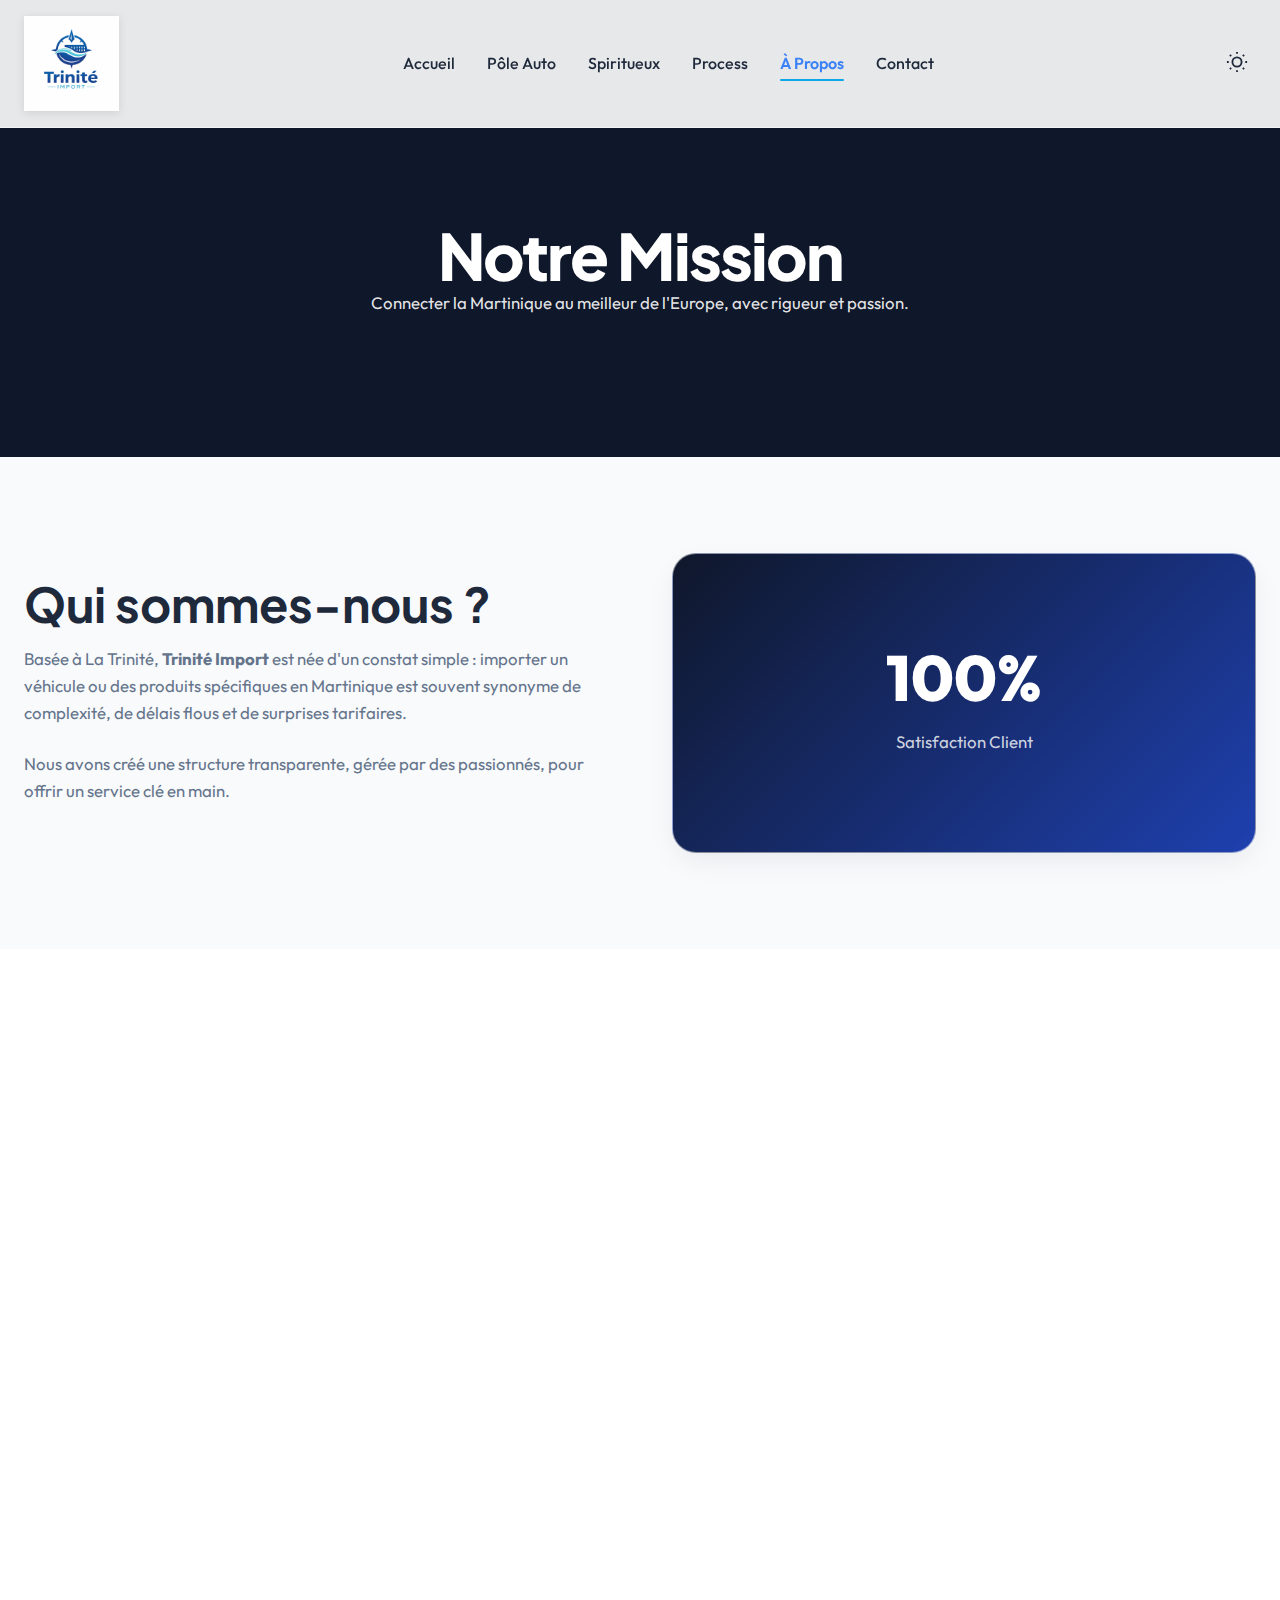
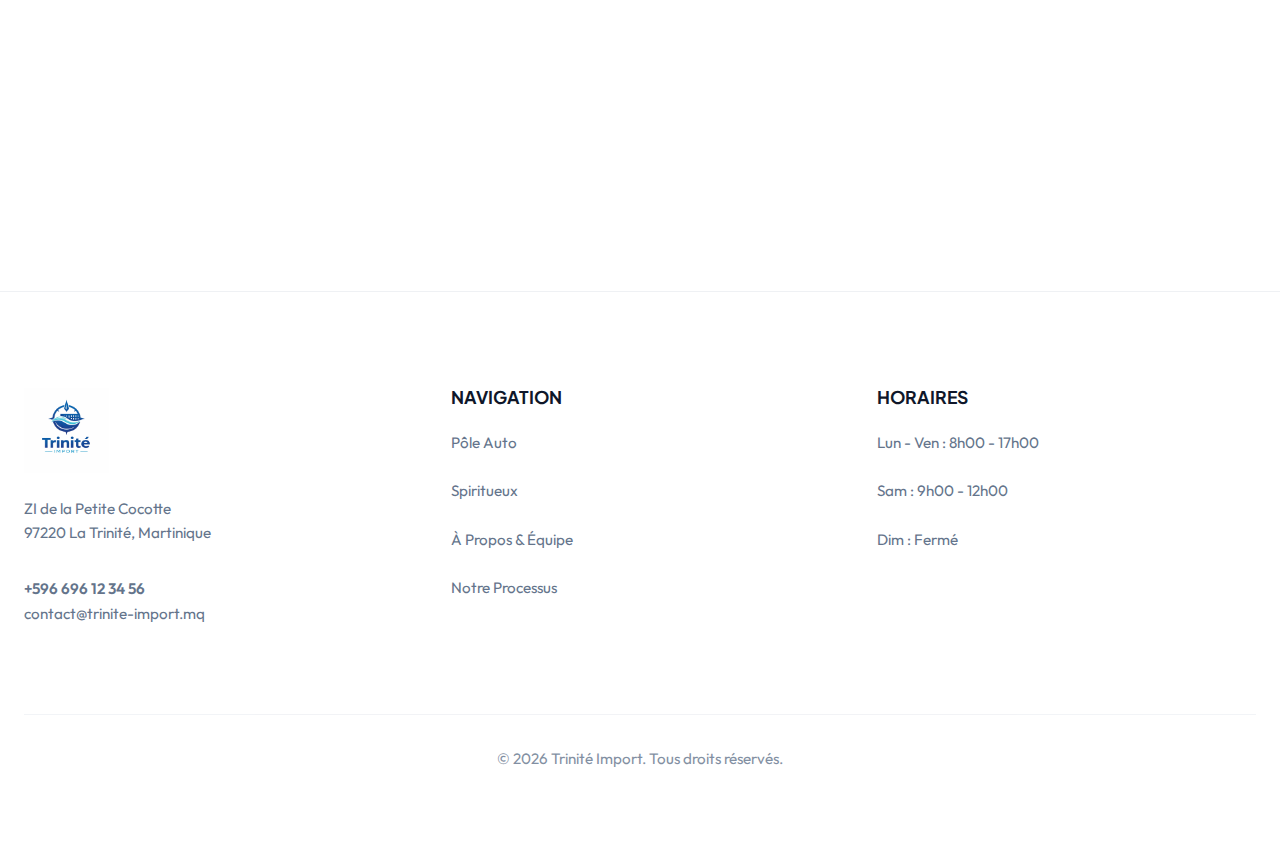
<file: about.html>
<!DOCTYPE html>
<html lang="fr">
<head>
    <meta charset="UTF-8">
    <meta name="viewport" content="width=device-width, initial-scale=1.0">
    <title>À Propos - Trinité Import</title>
    <link rel="stylesheet" href="css/style.css">
    <link rel="icon" href="assets/favicon.svg" type="image/svg+xml">
</head>
<body>
    <header class="header">
        <div class="container nav-container">
            <a href="index.html" class="logo"><img src="assets/logo.png" alt="Trinité Import"></a>
            <nav><ul class="nav-menu">
                <li><a href="index.html" class="nav-link">Accueil</a></li>
                <li><a href="auto.html" class="nav-link">Pôle Auto</a></li>
                <li><a href="spiritueux.html" class="nav-link">Spiritueux</a></li>
                <li><a href="process.html" class="nav-link">Process</a></li>
                <li><a href="about.html" class="nav-link active">À Propos</a></li>
                <li><a href="contact.html" class="nav-link">Contact</a></li>
            </ul></nav>
            <div class="flex" style="gap:1rem; align-items:center;">
                <button class="theme-toggle"><svg width="22" height="22" viewBox="0 0 24 24" fill="none" stroke="currentColor" stroke-width="2"><circle cx="12" cy="12" r="5"/><path d="M12 1v2M12 21v2M4.22 4.22l1.42 1.42M18.36 18.36l1.42 1.42M1 12h2M21 12h2M4.22 19.78l1.42-1.42M18.36 5.64l1.42-1.42"/></svg></button>
                <button class="mobile-toggle"><svg width="24" height="24" viewBox="0 0 24 24" fill="none" stroke="currentColor" stroke-width="2"><line x1="3" y1="12" x2="21" y2="12"/><line x1="3" y1="6" x2="21" y2="6"/><line x1="3" y1="18" x2="21" y2="18"/></svg></button>
            </div>
        </div>
    </header>

    <section class="hero text-center">
        <div class="container reveal">
            <h1>Notre Mission</h1>
            <p class="lead" style="margin: 0 auto;">Connecter la Martinique au meilleur de l'Europe, avec rigueur et passion.</p>
        </div>
    </section>

    <section class="section">
        <div class="container grid" style="grid-template-columns: repeat(auto-fit, minmax(300px, 1fr)); gap: 4rem; align-items: center;">
            <div class="reveal">
                <h2>Qui sommes-nous ?</h2>
                <p>Basée à La Trinité, <strong>Trinité Import</strong> est née d'un constat simple : importer un véhicule ou des produits spécifiques en Martinique est souvent synonyme de complexité, de délais flous et de surprises tarifaires.</p>
                <p>Nous avons créé une structure transparente, gérée par des passionnés, pour offrir un service clé en main.</p>
            </div>
            <div class="card reveal" style="height: 300px; background: var(--gradient-primary); display: flex; align-items: center; justify-content: center; color: white;">
                <div class="text-center">
                    <span style="font-size: 4rem; font-weight: 800; display: block;">100%</span>
                    <p style="color: rgba(255,255,255,0.8);">Satisfaction Client</p>
                </div>
            </div>
        </div>
    </section>

    <section class="section" style="background: var(--bg-card);">
        <div class="container">
            <div class="text-center mb-2 reveal">
                <span style="color: var(--turquoise); font-weight: 700;">EXPERTS PASSIONNÉS</span>
                <h2>L'Équipe de Direction</h2>
            </div>
            <div class="grid card-grid" style="grid-template-columns: repeat(auto-fit, minmax(250px, 1fr));">
                <div class="card reveal text-center">
                    <div class="card-icon" style="margin: 0 auto 1.5rem auto; background: rgba(11, 42, 91, 0.1); color: var(--navy); font-size: 1.2rem; font-weight: 700;">GR</div>
                    <h3>Grégory RUNSER</h3>
                    <p style="color: var(--blue); font-weight: 600; margin-bottom: 0.5rem;">Dirigeant</p>
                    <p style="font-size: 0.9rem;">Stratégie & Vision</p>
                </div>
                <div class="card reveal text-center" style="transition-delay: 0.1s;">
                    <div class="card-icon" style="margin: 0 auto 1.5rem auto; background: rgba(16, 185, 129, 0.1); color: var(--success); font-size: 1.2rem; font-weight: 700;">MF</div>
                    <h3>Mathéo FRITSCHY</h3>
                    <p style="color: var(--blue); font-weight: 600; margin-bottom: 0.5rem;">DRH</p>
                    <p style="font-size: 0.9rem;">Ressources Humaines</p>
                </div>
                <div class="card reveal text-center" style="transition-delay: 0.2s;">
                    <div class="card-icon" style="margin: 0 auto 1.5rem auto; background: rgba(245, 158, 11, 0.1); color: var(--warning); font-size: 1.2rem; font-weight: 700;">EP</div>
                    <h3>Eric PETERSEN</h3>
                    <p style="color: var(--blue); font-weight: 600; margin-bottom: 0.5rem;">Communiquant</p>
                    <p style="font-size: 0.9rem;">Marketing & Relations</p>
                </div>
                <div class="card reveal text-center" style="transition-delay: 0.3s;">
                    <div class="card-icon" style="margin: 0 auto 1.5rem auto; background: rgba(14, 165, 233, 0.1); color: var(--turquoise); font-size: 1.2rem; font-weight: 700;">VL</div>
                    <h3>Valentin LERAY</h3>
                    <p style="color: var(--blue); font-weight: 600; margin-bottom: 0.5rem;">Technicien</p>
                    <p style="font-size: 0.9rem;">Expertise Mécanique</p>
                </div>
                <div class="card reveal text-center" style="transition-delay: 0.4s;">
                    <div class="card-icon" style="margin: 0 auto 1.5rem auto; background: rgba(14, 165, 233, 0.1); color: var(--turquoise); font-size: 1.2rem; font-weight: 700;">MK</div>
                    <h3>Marius KELTZ</h3>
                    <p style="color: var(--blue); font-weight: 600; margin-bottom: 0.5rem;">Suppléant Tech.</p>
                    <p style="font-size: 0.9rem;">Support Opérationnel</p>
                </div>
            </div>
        </div>
    </section>
    
    <footer class="footer">
        <div class="container">
            <div class="grid" style="grid-template-columns: repeat(auto-fit, minmax(250px, 1fr)); gap: 3rem;">
                <div>
                    <img src="assets/logo.png" alt="Trinité Import" class="footer-logo">
                    <p>ZI de la Petite Cocotte<br>97220 La Trinité, Martinique</p>
                    <p class="mt-2"><a href="tel:+596696123456" style="font-weight: 600;">+596 696 12 34 56</a><br>contact@trinite-import.mq</p>
                </div>
                <div>
                    <h4>Navigation</h4>
                    <p><a href="auto.html">Pôle Auto</a></p>
                    <p><a href="spiritueux.html">Spiritueux</a></p>
                    <p><a href="about.html">À Propos & Équipe</a></p>
                    <p><a href="process.html">Notre Processus</a></p>
                </div>
                <div>
                    <h4>Horaires</h4>
                    <p>Lun - Ven : 8h00 - 17h00</p>
                    <p>Sam : 9h00 - 12h00</p>
                    <p>Dim : Fermé</p>
                </div>
            </div>
            <div class="footer-bottom">
                <p>&copy; <span class="current-year">2026</span> Trinité Import. Tous droits réservés.</p>
            </div>
        </div>
    </footer>
    <script src="js/main.js"></script>
</body>
</html>
</file>
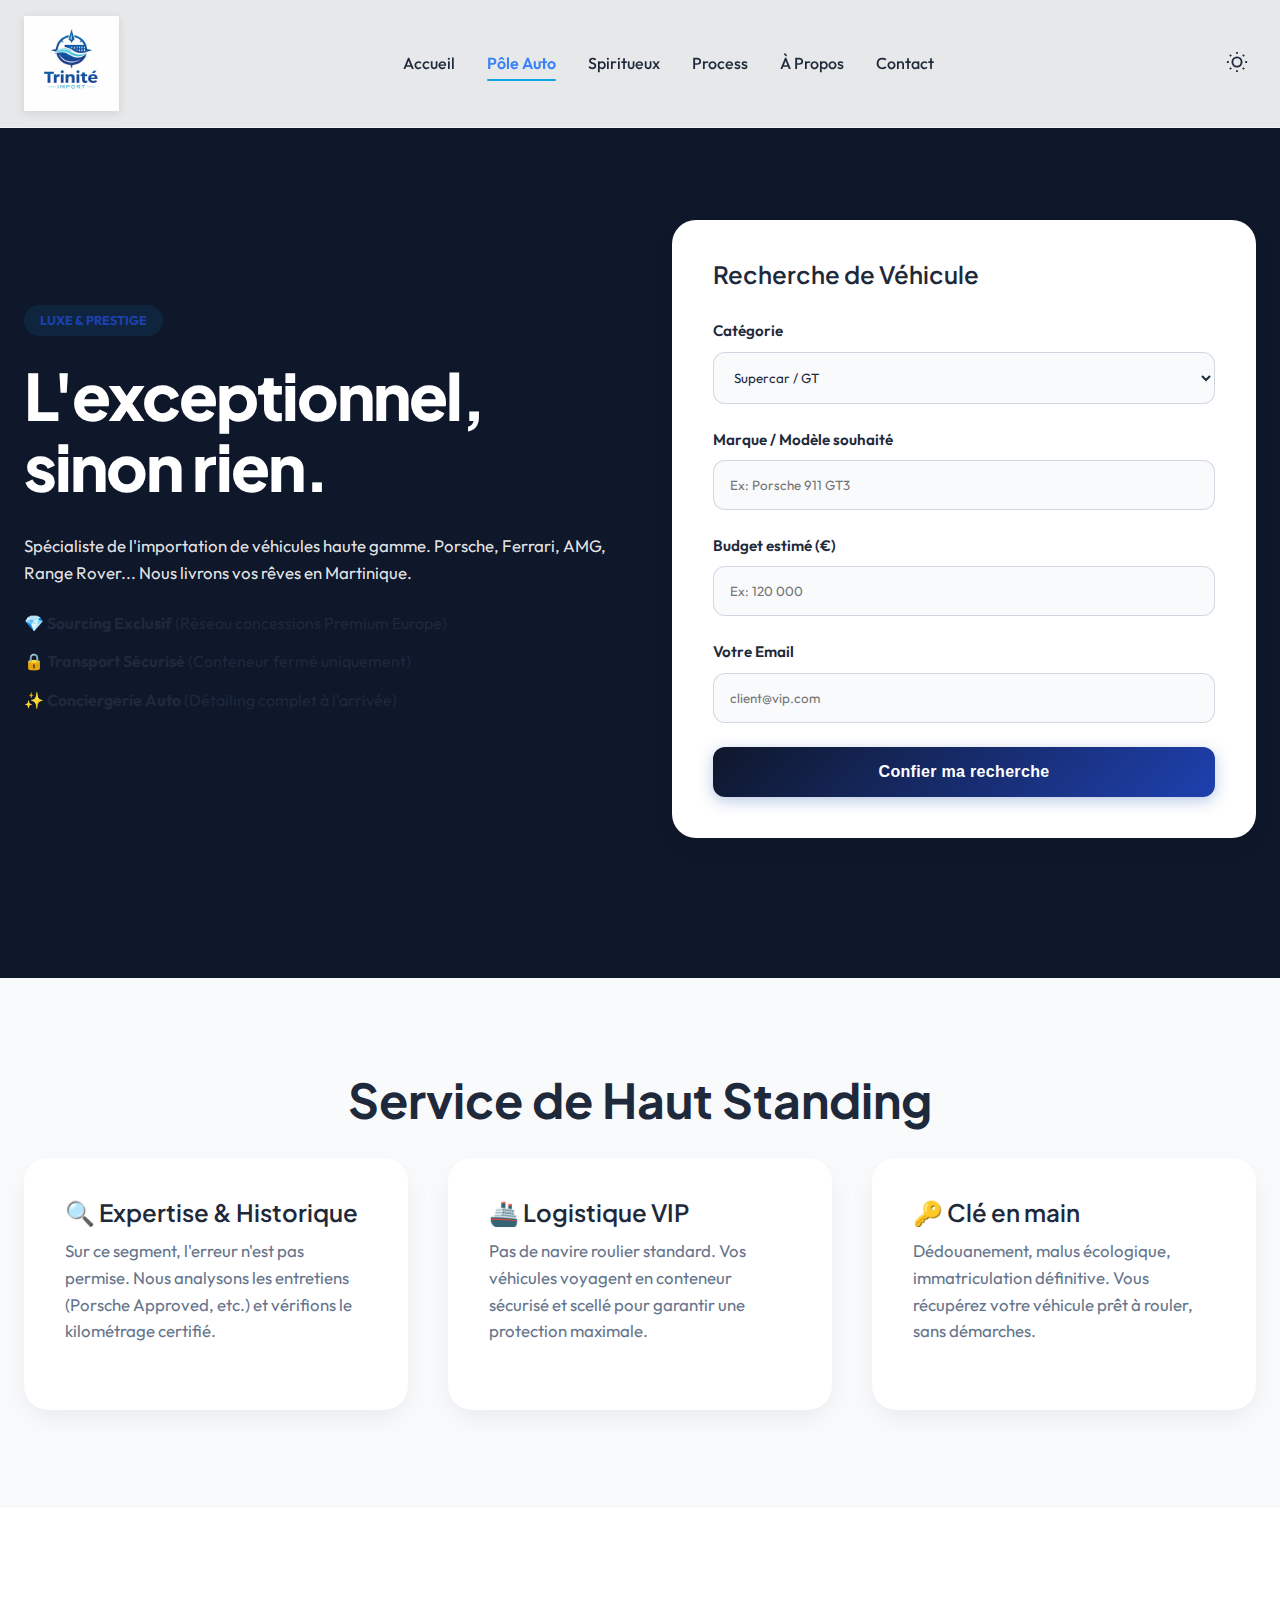
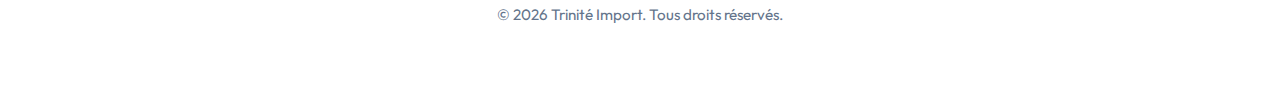
<file: auto.html>
<!DOCTYPE html>
<html lang="fr">
<head>
    <meta charset="UTF-8">
    <meta name="viewport" content="width=device-width, initial-scale=1.0">
    <title>Import Auto Prestige - Trinité Import</title>
    <link rel="stylesheet" href="css/style.css">
    <link rel="icon" href="assets/favicon.svg" type="image/svg+xml">
</head>
<body>
    <header class="header">
        <div class="container nav-container">
            <a href="index.html" class="logo"><img src="assets/logo.png" alt="Trinité Import"></a>
            <nav><ul class="nav-menu">
                <li><a href="index.html" class="nav-link">Accueil</a></li>
                <li><a href="auto.html" class="nav-link active">Pôle Auto</a></li>
                <li><a href="spiritueux.html" class="nav-link">Spiritueux</a></li>
                <li><a href="process.html" class="nav-link">Process</a></li>
                <li><a href="about.html" class="nav-link">À Propos</a></li>
                <li><a href="contact.html" class="nav-link">Contact</a></li>
            </ul></nav>
            <div class="flex" style="gap:1rem; align-items:center;">
                <button class="theme-toggle"><svg width="22" height="22" viewBox="0 0 24 24" fill="none" stroke="currentColor" stroke-width="2"><circle cx="12" cy="12" r="5"/><path d="M12 1v2M12 21v2M4.22 4.22l1.42 1.42M18.36 18.36l1.42 1.42M1 12h2M21 12h2M4.22 19.78l1.42-1.42M18.36 5.64l1.42-1.42"/></svg></button>
                <button class="mobile-toggle"><svg width="24" height="24" viewBox="0 0 24 24" fill="none" stroke="currentColor" stroke-width="2"><line x1="3" y1="12" x2="21" y2="12"/><line x1="3" y1="6" x2="21" y2="6"/><line x1="3" y1="18" x2="21" y2="18"/></svg></button>
            </div>
        </div>
    </header>

    <section class="hero">
        <div class="container grid" style="grid-template-columns: repeat(auto-fit, minmax(350px, 1fr)); gap: 4rem; align-items: center;">
            <div class="reveal">
                <span class="badge">LUXE & PRESTIGE</span>
                <h1 class="mb-2">L'exceptionnel,<br>sinon rien.</h1>
                <p class="lead">Spécialiste de l'importation de véhicules haute gamme. Porsche, Ferrari, AMG, Range Rover... Nous livrons vos rêves en Martinique.</p>
                <ul style="list-style: none; margin-bottom: 2.5rem; color: var(--text-main);">
                    <li style="margin-bottom: 0.8rem">💎 <strong>Sourcing Exclusif</strong> (Réseau concessions Premium Europe)</li>
                    <li style="margin-bottom: 0.8rem">🔒 <strong>Transport Sécurisé</strong> (Conteneur fermé uniquement)</li>
                    <li style="margin-bottom: 0.8rem">✨ <strong>Conciergerie Auto</strong> (Détailing complet à l'arrivée)</li>
                </ul>
            </div>
            <div class="card reveal">
                <h3 class="mb-2">Recherche de Véhicule</h3>
                <form>
                    <div class="form-group">
                        <label class="form-label">Catégorie</label>
                        <select class="form-select">
                            <option>Supercar / GT</option>
                            <option>SUV de Luxe (X5, GLE, Range...)</option>
                            <option>Berline Prestige</option>
                            <option>Cabriolet Sportif</option>
                            <option>Collection / Rare</option>
                        </select>
                    </div>
                    <div class="form-group">
                        <label class="form-label">Marque / Modèle souhaité</label>
                        <input type="text" class="form-input" placeholder="Ex: Porsche 911 GT3">
                    </div>
                    <div class="form-group">
                        <label class="form-label">Budget estimé (€)</label>
                        <input type="number" class="form-input" placeholder="Ex: 120 000">
                    </div>
                    <div class="form-group">
                        <label class="form-label">Votre Email</label>
                        <input type="email" class="form-input" required placeholder="client@vip.com">
                    </div>
                    <button type="submit" class="btn btn-primary" style="width: 100%;">Confier ma recherche</button>
                </form>
            </div>
        </div>
    </section>

    <section class="section">
        <div class="container">
            <h2 class="text-center mb-2">Service de Haut Standing</h2>
            <div class="grid card-grid">
                <div class="card">
                    <h3>🔍 Expertise & Historique</h3>
                    <p>Sur ce segment, l'erreur n'est pas permise. Nous analysons les entretiens (Porsche Approved, etc.) et vérifions le kilométrage certifié.</p>
                </div>
                <div class="card">
                    <h3>🚢 Logistique VIP</h3>
                    <p>Pas de navire roulier standard. Vos véhicules voyagent en conteneur sécurisé et scellé pour garantir une protection maximale.</p>
                </div>
                <div class="card">
                    <h3>🔑 Clé en main</h3>
                    <p>Dédouanement, malus écologique, immatriculation définitive. Vous récupérez votre véhicule prêt à rouler, sans démarches.</p>
                </div>
            </div>
        </div>
    </section>

    <footer class="footer">
        <div class="container text-center">
            <p>&copy; <span class="current-year">2026</span> Trinité Import. Tous droits réservés.</p>
        </div>
    </footer>
    <script src="js/main.js"></script>
</body>
</html>
</file>
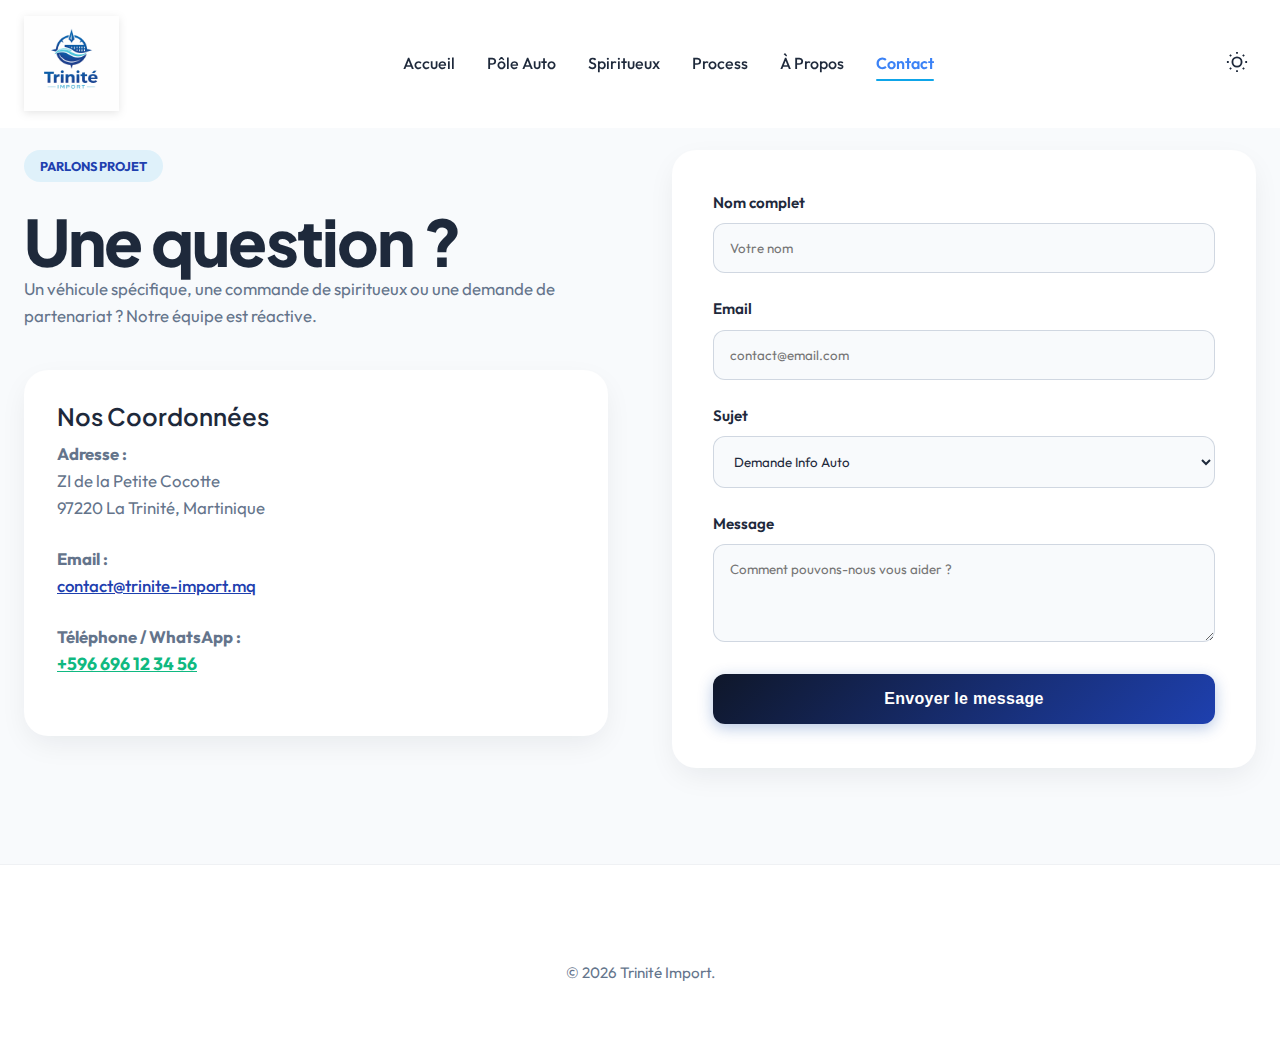
<file: contact.html>
<!DOCTYPE html>
<html lang="fr">
<head>
    <meta charset="UTF-8">
    <meta name="viewport" content="width=device-width, initial-scale=1.0">
    <title>Contact - Trinité Import</title>
    <link rel="stylesheet" href="css/style.css">
    <link rel="icon" href="assets/favicon.svg" type="image/svg+xml">
</head>
<body>
    <header class="header">
        <div class="container nav-container">
            <a href="index.html" class="logo"><img src="assets/logo.png" alt="Trinité Import"></a>
            <nav><ul class="nav-menu">
                <li><a href="index.html" class="nav-link">Accueil</a></li>
                <li><a href="auto.html" class="nav-link">Pôle Auto</a></li>
                <li><a href="spiritueux.html" class="nav-link">Spiritueux</a></li>
                <li><a href="process.html" class="nav-link">Process</a></li>
                <li><a href="about.html" class="nav-link">À Propos</a></li>
                <li><a href="contact.html" class="nav-link active">Contact</a></li>
            </ul></nav>
            <div class="flex" style="gap:1rem; align-items:center;">
                <button class="theme-toggle"><svg width="22" height="22" viewBox="0 0 24 24" fill="none" stroke="currentColor" stroke-width="2"><circle cx="12" cy="12" r="5"/><path d="M12 1v2M12 21v2M4.22 4.22l1.42 1.42M18.36 18.36l1.42 1.42M1 12h2M21 12h2M4.22 19.78l1.42-1.42M18.36 5.64l1.42-1.42"/></svg></button>
                <button class="mobile-toggle"><svg width="24" height="24" viewBox="0 0 24 24" fill="none" stroke="currentColor" stroke-width="2"><line x1="3" y1="12" x2="21" y2="12"/><line x1="3" y1="6" x2="21" y2="6"/><line x1="3" y1="18" x2="21" y2="18"/></svg></button>
            </div>
        </div>
    </header>

    <section class="section" style="padding-top: 150px;">
        <div class="container grid" style="grid-template-columns: repeat(auto-fit, minmax(300px, 1fr)); gap: 4rem;">
            <div class="reveal">
                <span class="badge">PARLONS PROJET</span>
                <h1>Une question ?</h1>
                <p class="lead">Un véhicule spécifique, une commande de spiritueux ou une demande de partenariat ? Notre équipe est réactive.</p>
                <div style="margin-top: 2.5rem;">
                    <div class="card mb-2" style="padding: 2rem;">
                        <h3>Nos Coordonnées</h3>
                        <p><strong>Adresse :</strong><br>ZI de la Petite Cocotte<br>97220 La Trinité, Martinique</p>
                        <p><strong>Email :</strong><br><a href="mailto:contact@trinite-import.mq" style="color: var(--blue); font-weight: 500;">contact@trinite-import.mq</a></p>
                        <p><strong>Téléphone / WhatsApp :</strong><br><a href="https://wa.me/596696123456" style="color: var(--success); font-weight: 700; font-size: 1.1rem;">+596 696 12 34 56</a></p>
                    </div>
                </div>
            </div>

            <div class="card reveal">
                <form>
                    <div class="form-group">
                        <label class="form-label">Nom complet</label>
                        <input type="text" class="form-input" required placeholder="Votre nom">
                    </div>
                    <div class="form-group">
                        <label class="form-label">Email</label>
                        <input type="email" class="form-input" required placeholder="contact@email.com">
                    </div>
                    <div class="form-group">
                        <label class="form-label">Sujet</label>
                        <select class="form-select">
                            <option>Demande Info Auto</option>
                            <option>Commande Spiritueux</option>
                            <option>Partenariat / B2B</option>
                            <option>Autre demande</option>
                        </select>
                    </div>
                    <div class="form-group">
                        <label class="form-label">Message</label>
                        <textarea class="form-textarea" rows="4" required placeholder="Comment pouvons-nous vous aider ?"></textarea>
                    </div>
                    <button type="submit" class="btn btn-primary" style="width: 100%;">Envoyer le message</button>
                </form>
            </div>
        </div>
    </section>

    <footer class="footer"><div class="container text-center"><p>&copy; <span class="current-year">2026</span> Trinité Import.</p></div></footer>
    <script src="js/main.js"></script>
</body>
</html>
</file>
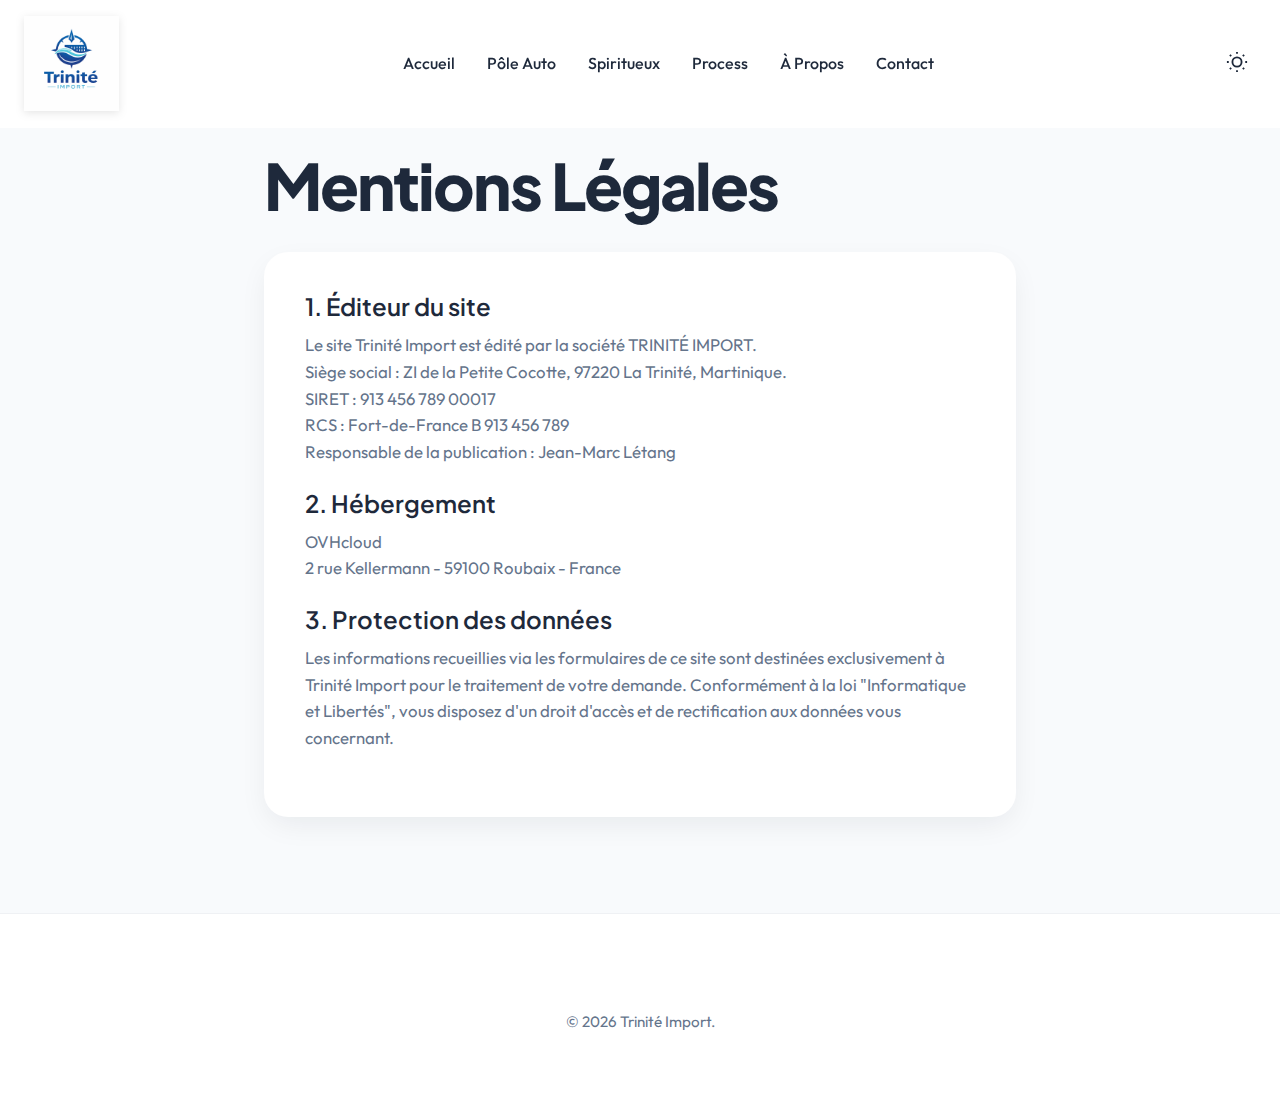
<file: legal.html>
<!DOCTYPE html>
<html lang="fr">
<head>
    <meta charset="UTF-8">
    <meta name="viewport" content="width=device-width, initial-scale=1.0">
    <title>Mentions Légales - Trinité Import</title>
    <link rel="stylesheet" href="css/style.css">
    <link rel="icon" href="assets/favicon.svg" type="image/svg+xml">
</head>
<body>
    <header class="header">
        <div class="container nav-container">
            <a href="index.html" class="logo"><img src="assets/logo.png" alt="Trinité Import"></a>
            <nav><ul class="nav-menu">
                <li><a href="index.html" class="nav-link">Accueil</a></li>
                <li><a href="auto.html" class="nav-link">Pôle Auto</a></li>
                <li><a href="spiritueux.html" class="nav-link">Spiritueux</a></li>
                <li><a href="process.html" class="nav-link">Process</a></li>
                <li><a href="about.html" class="nav-link">À Propos</a></li>
                <li><a href="contact.html" class="nav-link">Contact</a></li>
            </ul></nav>
            <div class="flex" style="gap:1rem; align-items:center;">
                <button class="theme-toggle"><svg width="22" height="22" viewBox="0 0 24 24" fill="none" stroke="currentColor" stroke-width="2"><circle cx="12" cy="12" r="5"/><path d="M12 1v2M12 21v2M4.22 4.22l1.42 1.42M18.36 18.36l1.42 1.42M1 12h2M21 12h2M4.22 19.78l1.42-1.42M18.36 5.64l1.42-1.42"/></svg></button>
                <button class="mobile-toggle"><svg width="24" height="24" viewBox="0 0 24 24" fill="none" stroke="currentColor" stroke-width="2"><line x1="3" y1="12" x2="21" y2="12"/><line x1="3" y1="6" x2="21" y2="6"/><line x1="3" y1="18" x2="21" y2="18"/></svg></button>
            </div>
        </div>
    </header>

    <section class="section" style="padding-top: 150px;">
        <div class="container" style="max-width: 800px;">
            <h1>Mentions Légales</h1>
            <div class="card mt-2">
                <h3>1. Éditeur du site</h3>
                <p>Le site Trinité Import est édité par la société TRINITÉ IMPORT.<br>
                Siège social : ZI de la Petite Cocotte, 97220 La Trinité, Martinique.<br>
                SIRET : 913 456 789 00017<br>
                RCS : Fort-de-France B 913 456 789<br>
                Responsable de la publication : Jean-Marc Létang</p>
                
                <h3>2. Hébergement</h3>
                <p>OVHcloud<br>2 rue Kellermann - 59100 Roubaix - France</p>
                
                <h3>3. Protection des données</h3>
                <p>Les informations recueillies via les formulaires de ce site sont destinées exclusivement à Trinité Import pour le traitement de votre demande. Conformément à la loi "Informatique et Libertés", vous disposez d'un droit d'accès et de rectification aux données vous concernant.</p>
            </div>
        </div>
    </section>
    
    <footer class="footer"><div class="container text-center"><p>&copy; <span class="current-year">2026</span> Trinité Import.</p></div></footer>
    <script src="js/main.js"></script>
</body>
</html>
</file>
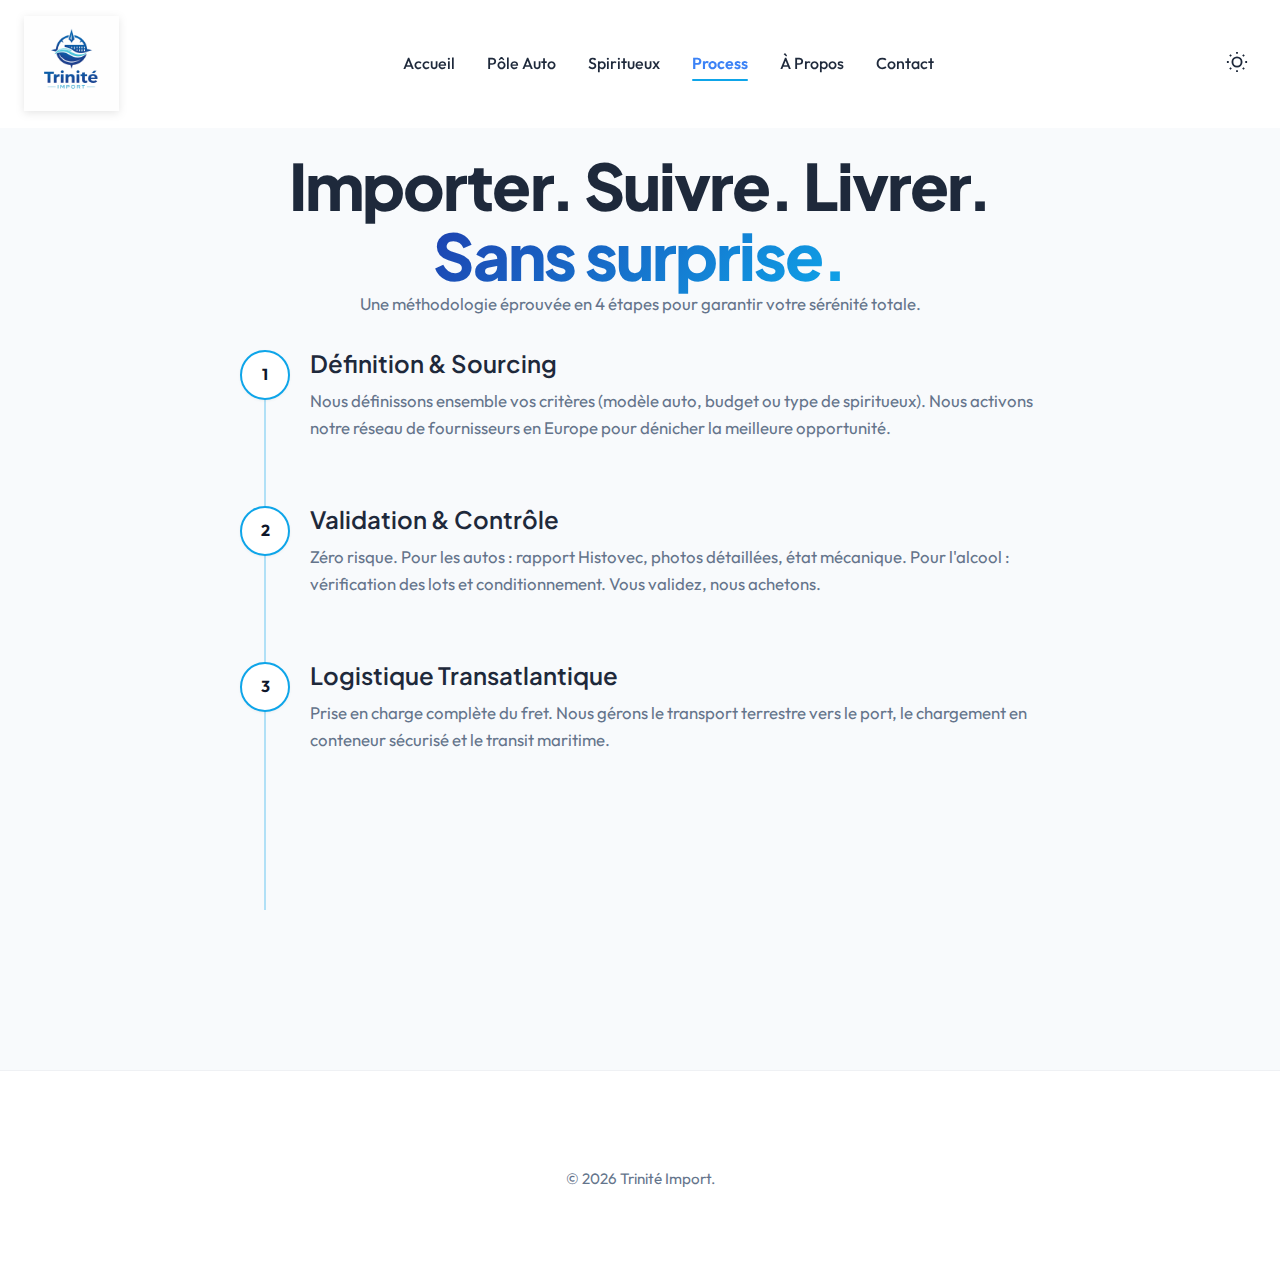
<file: process.html>
<!DOCTYPE html>
<html lang="fr">
<head>
    <meta charset="UTF-8">
    <meta name="viewport" content="width=device-width, initial-scale=1.0">
    <title>Notre Process - Trinité Import</title>
    <link rel="stylesheet" href="css/style.css">
    <link rel="icon" href="assets/favicon.svg" type="image/svg+xml">
</head>
<body>
    <header class="header">
        <div class="container nav-container">
            <a href="index.html" class="logo"><img src="assets/logo.png" alt="Trinité Import"></a>
            <nav><ul class="nav-menu">
                <li><a href="index.html" class="nav-link">Accueil</a></li>
                <li><a href="auto.html" class="nav-link">Pôle Auto</a></li>
                <li><a href="spiritueux.html" class="nav-link">Spiritueux</a></li>
                <li><a href="process.html" class="nav-link active">Process</a></li>
                <li><a href="about.html" class="nav-link">À Propos</a></li>
                <li><a href="contact.html" class="nav-link">Contact</a></li>
            </ul></nav>
            <div class="flex" style="gap:1rem; align-items:center;">
                <button class="theme-toggle"><svg width="22" height="22" viewBox="0 0 24 24" fill="none" stroke="currentColor" stroke-width="2"><circle cx="12" cy="12" r="5"/><path d="M12 1v2M12 21v2M4.22 4.22l1.42 1.42M18.36 18.36l1.42 1.42M1 12h2M21 12h2M4.22 19.78l1.42-1.42M18.36 5.64l1.42-1.42"/></svg></button>
                <button class="mobile-toggle"><svg width="24" height="24" viewBox="0 0 24 24" fill="none" stroke="currentColor" stroke-width="2"><line x1="3" y1="12" x2="21" y2="12"/><line x1="3" y1="6" x2="21" y2="6"/><line x1="3" y1="18" x2="21" y2="18"/></svg></button>
            </div>
        </div>
    </header>

    <section class="section" style="padding-top: 150px;">
        <div class="container text-center mb-2">
            <h1>Importer. Suivre. Livrer.<br><span class="text-gradient">Sans surprise.</span></h1>
            <p class="lead" style="margin: 0 auto;">Une méthodologie éprouvée en 4 étapes pour garantir votre sérénité totale.</p>
        </div>
        <div class="container mt-2">
            <div class="timeline" style="max-width: 800px; margin: 0 auto; position: relative;">
                <div style="position: absolute; left: 24px; top: 0; bottom: 0; width: 2px; background: var(--glass-border); background-color: rgba(14, 165, 233, 0.3);"></div>
                
                <div class="timeline-item reveal" style="padding-left: 70px; margin-bottom: 4rem; position: relative;">
                    <div style="position: absolute; left: 0; top: 0; width: 50px; height: 50px; background: var(--bg-card); border: 2px solid var(--turquoise); border-radius: 50%; display: flex; align-items: center; justify-content: center; font-weight: 700; color: var(--navy); z-index: 2; box-shadow: var(--shadow-sm);">1</div>
                    <h3>Définition & Sourcing</h3>
                    <p>Nous définissons ensemble vos critères (modèle auto, budget ou type de spiritueux). Nous activons notre réseau de fournisseurs en Europe pour dénicher la meilleure opportunité.</p>
                </div>

                <div class="timeline-item reveal" style="padding-left: 70px; margin-bottom: 4rem; position: relative;">
                    <div style="position: absolute; left: 0; top: 0; width: 50px; height: 50px; background: var(--bg-card); border: 2px solid var(--turquoise); border-radius: 50%; display: flex; align-items: center; justify-content: center; font-weight: 700; color: var(--navy); z-index: 2; box-shadow: var(--shadow-sm);">2</div>
                    <h3>Validation & Contrôle</h3>
                    <p>Zéro risque. Pour les autos : rapport Histovec, photos détaillées, état mécanique. Pour l'alcool : vérification des lots et conditionnement. Vous validez, nous achetons.</p>
                </div>

                <div class="timeline-item reveal" style="padding-left: 70px; margin-bottom: 4rem; position: relative;">
                    <div style="position: absolute; left: 0; top: 0; width: 50px; height: 50px; background: var(--bg-card); border: 2px solid var(--turquoise); border-radius: 50%; display: flex; align-items: center; justify-content: center; font-weight: 700; color: var(--navy); z-index: 2; box-shadow: var(--shadow-sm);">3</div>
                    <h3>Logistique Transatlantique</h3>
                    <p>Prise en charge complète du fret. Nous gérons le transport terrestre vers le port, le chargement en conteneur sécurisé et le transit maritime.</p>
                </div>

                <div class="timeline-item reveal" style="padding-left: 70px; margin-bottom: 4rem; position: relative;">
                    <div style="position: absolute; left: 0; top: 0; width: 50px; height: 50px; background: var(--bg-card); border: 2px solid var(--success); border-radius: 50%; display: flex; align-items: center; justify-content: center; font-weight: 700; color: var(--success); z-index: 2; box-shadow: var(--shadow-sm);">4</div>
                    <h3>Arrivée & Remise des clés</h3>
                    <p>Dédouanement rapide à Fort-de-France. Préparation finale (nettoyage pro ou palettisation) et remise en main propre à La Trinité ou livraison à domicile.</p>
                </div>
            </div>
        </div>
    </section>

    <footer class="footer"><div class="container text-center"><p>&copy; <span class="current-year">2026</span> Trinité Import.</p></div></footer>
    <script src="js/main.js"></script>
</body>
</html>
</file>
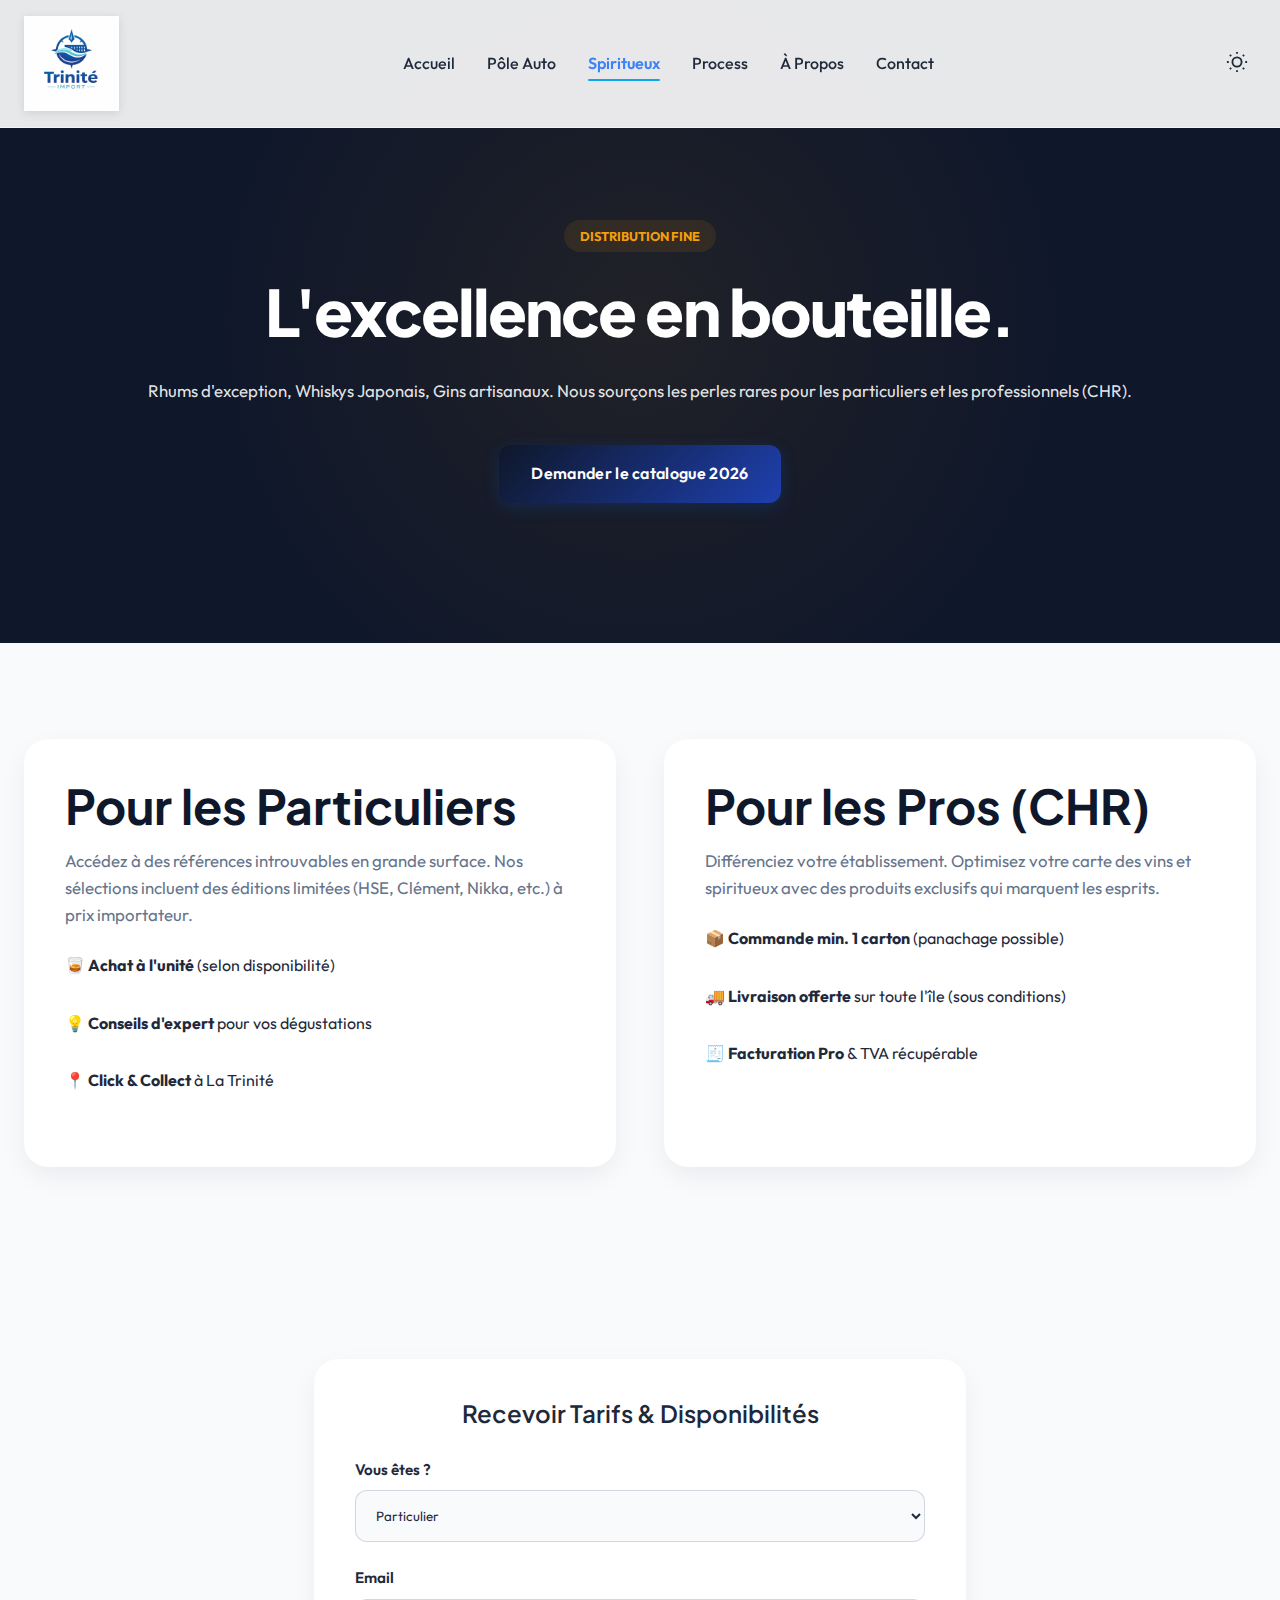
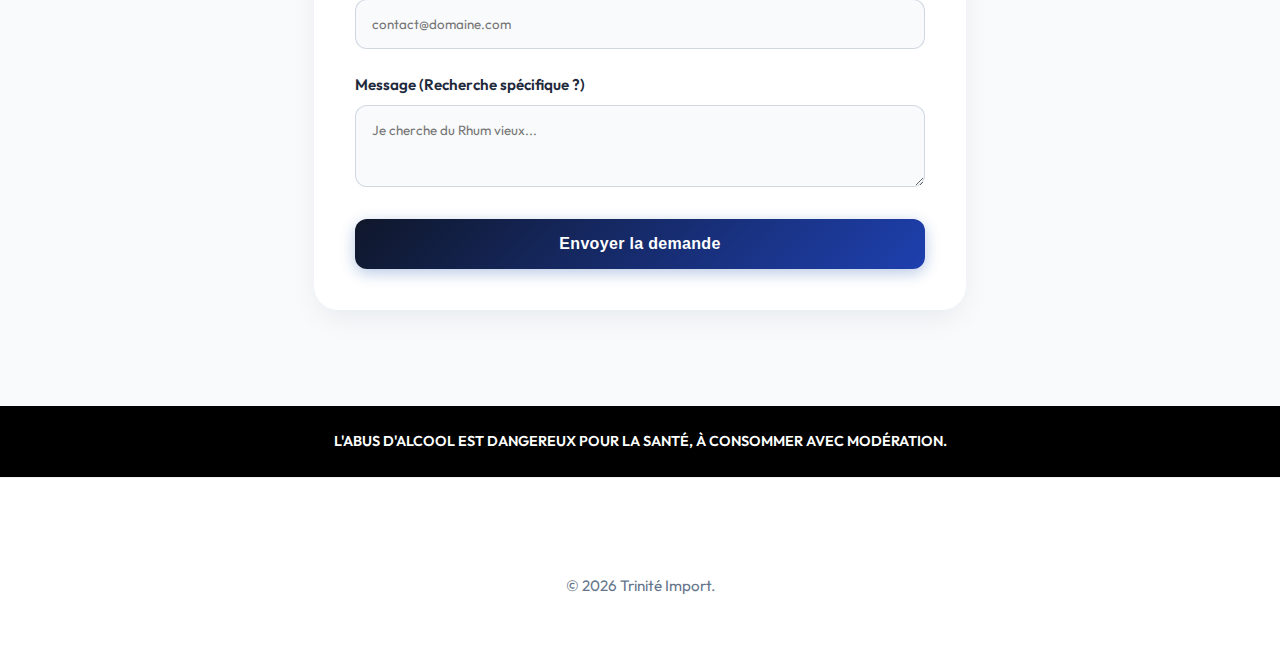
<file: spiritueux.html>
<!DOCTYPE html>
<html lang="fr">
<head>
    <meta charset="UTF-8">
    <meta name="viewport" content="width=device-width, initial-scale=1.0">
    <title>Spiritueux & Vins - Trinité Import</title>
    <link rel="stylesheet" href="css/style.css">
    <link rel="icon" href="assets/favicon.svg" type="image/svg+xml">
</head>
<body>
    <header class="header">
        <div class="container nav-container">
            <a href="index.html" class="logo"><img src="assets/logo.png" alt="Trinité Import"></a>
            <nav><ul class="nav-menu">
                <li><a href="index.html" class="nav-link">Accueil</a></li>
                <li><a href="auto.html" class="nav-link">Pôle Auto</a></li>
                <li><a href="spiritueux.html" class="nav-link active">Spiritueux</a></li>
                <li><a href="process.html" class="nav-link">Process</a></li>
                <li><a href="about.html" class="nav-link">À Propos</a></li>
                <li><a href="contact.html" class="nav-link">Contact</a></li>
            </ul></nav>
            <div class="flex" style="gap:1rem; align-items:center;">
                <button class="theme-toggle"><svg width="22" height="22" viewBox="0 0 24 24" fill="none" stroke="currentColor" stroke-width="2"><circle cx="12" cy="12" r="5"/><path d="M12 1v2M12 21v2M4.22 4.22l1.42 1.42M18.36 18.36l1.42 1.42M1 12h2M21 12h2M4.22 19.78l1.42-1.42M18.36 5.64l1.42-1.42"/></svg></button>
                <button class="mobile-toggle"><svg width="24" height="24" viewBox="0 0 24 24" fill="none" stroke="currentColor" stroke-width="2"><line x1="3" y1="12" x2="21" y2="12"/><line x1="3" y1="6" x2="21" y2="6"/><line x1="3" y1="18" x2="21" y2="18"/></svg></button>
            </div>
        </div>
    </header>

    <section class="hero text-center" style="background-image: radial-gradient(circle at 50% 50%, rgba(245, 158, 11, 0.08) 0%, transparent 60%);">
        <div class="container reveal">
            <span class="badge" style="color: var(--warning); background: rgba(245, 158, 11, 0.1);">DISTRIBUTION FINE</span>
            <h1 class="mb-2">L'excellence en bouteille.</h1>
            <p class="lead" style="margin: 0 auto 2.5rem auto;">Rhums d'exception, Whiskys Japonais, Gins artisanaux. Nous sourçons les perles rares pour les particuliers et les professionnels (CHR).</p>
            <a href="#catalogue-request" class="btn btn-primary">Demander le catalogue 2026</a>
        </div>
    </section>

    <section class="section">
        <div class="container grid" style="grid-template-columns: repeat(auto-fit, minmax(320px, 1fr)); gap: 3rem;">
            <div class="reveal card">
                <h2 style="color: var(--navy);">Pour les Particuliers</h2>
                <p>Accédez à des références introuvables en grande surface. Nos sélections incluent des éditions limitées (HSE, Clément, Nikka, etc.) à prix importateur.</p>
                <ul style="list-style: none; margin-top: 1rem;">
                    <li class="mb-2">🥃 <strong>Achat à l'unité</strong> (selon disponibilité)</li>
                    <li class="mb-2">💡 <strong>Conseils d'expert</strong> pour vos dégustations</li>
                    <li class="mb-2">📍 <strong>Click & Collect</strong> à La Trinité</li>
                </ul>
            </div>
            <div class="reveal card">
                <h2 style="color: var(--navy);">Pour les Pros (CHR)</h2>
                <p>Différenciez votre établissement. Optimisez votre carte des vins et spiritueux avec des produits exclusifs qui marquent les esprits.</p>
                <ul style="list-style: none; margin-top: 1rem;">
                    <li class="mb-2">📦 <strong>Commande min. 1 carton</strong> (panachage possible)</li>
                    <li class="mb-2">🚚 <strong>Livraison offerte</strong> sur toute l'île (sous conditions)</li>
                    <li class="mb-2">🧾 <strong>Facturation Pro</strong> & TVA récupérable</li>
                </ul>
            </div>
        </div>
    </section>

    <section id="catalogue-request" class="section" style="background: var(--bg-body);">
        <div class="container" style="max-width: 700px;">
            <div class="card">
                <h3 class="text-center mb-2">Recevoir Tarifs & Disponibilités</h3>
                <form>
                    <div class="form-group">
                        <label class="form-label">Vous êtes ?</label>
                        <select class="form-select">
                            <option>Particulier</option>
                            <option>Professionnel (Bar/Resto/Caviste)</option>
                        </select>
                    </div>
                    <div class="form-group">
                        <label class="form-label">Email</label>
                        <input type="email" class="form-input" required placeholder="contact@domaine.com">
                    </div>
                    <div class="form-group">
                        <label class="form-label">Message (Recherche spécifique ?)</label>
                        <textarea class="form-textarea" rows="3" placeholder="Je cherche du Rhum vieux..."></textarea>
                    </div>
                    <button type="submit" class="btn btn-primary" style="width: 100%;">Envoyer la demande</button>
                </form>
            </div>
        </div>
    </section>

    <div style="background: #000; color: #fff; padding: 1.5rem; text-align: center; font-size: 0.9rem; font-weight: 600;">
        L'ABUS D'ALCOOL EST DANGEREUX POUR LA SANTÉ, À CONSOMMER AVEC MODÉRATION.
    </div>

    <footer class="footer">
        <div class="container text-center"><p>&copy; <span class="current-year">2026</span> Trinité Import.</p></div>
    </footer>
    <script src="js/main.js"></script>
</body>
</html>
</file>
<file: css/style.css>
/* ========================================
   TRINITÉ IMPORT - DESIGN SYSTEM 2026 (FINAL + VIDEO)
   Fichier: css/style.css
======================================== */

@import url('https://fonts.googleapis.com/css2?family=Outfit:wght@300;400;500;600;700&family=Plus+Jakarta+Sans:wght@500;600;700;800&display=swap');

:root {
    /* Palette Harmonieuse */
    --navy: #0f172a;       
    --blue: #1e40af;       
    --blue-light: #3b82f6; 
    --turquoise: #0ea5e9;  
    --ice: #f8fafc;        
    --white: #ffffff;
    
    --text-main: #1e293b;
    --text-muted: #64748b;
    
    --success: #10b981;
    --warning: #f59e0b;
    
    /* Gradients */
    --gradient-primary: linear-gradient(135deg, var(--navy) 0%, var(--blue) 100%);
    --gradient-accent: linear-gradient(135deg, var(--blue) 0%, var(--turquoise) 100%);
    
    /* Ombres & Effets */
    --shadow-sm: 0 1px 3px rgba(0,0,0,0.05);
    --shadow-card: 0 10px 30px -5px rgba(15, 23, 42, 0.08);
    --shadow-hover: 0 20px 40px -5px rgba(15, 23, 42, 0.15);
    --glass-border: 1px solid rgba(255, 255, 255, 0.5);
    --border-light: 1px solid rgba(148, 163, 184, 0.15);
    
    /* Variables Structurelles */
    --bg-body: var(--ice);
    --bg-card: var(--white);
    --bg-header: rgba(255, 255, 255, 0.9);
    --bg-footer: #ffffff;
    --nav-text: var(--text-main);
    
    /* Animations */
    --ease-elastic: cubic-bezier(0.34, 1.56, 0.64, 1);
}

[data-theme="dark"] {
    --bg-body: #020617;
    --bg-card: #0f172a;
    --bg-header: rgba(2, 6, 23, 0.9);
    --bg-footer: #0f172a;
    --text-main: #f1f5f9;
    --text-muted: #94a3b8;
    --nav-text: #f1f5f9;
    --shadow-card: 0 10px 30px -5px rgba(0, 0, 0, 0.5);
    --glass-border: 1px solid rgba(255, 255, 255, 0.05);
    --border-light: 1px solid rgba(255, 255, 255, 0.1);
}

/* RESET */
*, *::before, *::after { box-sizing: border-box; margin: 0; padding: 0; }
html { scroll-behavior: smooth; font-size: 16px; }

body {
    font-family: 'Outfit', sans-serif;
    background-color: var(--bg-body);
    color: var(--text-main);
    line-height: 1.6;
    overflow-x: hidden;
    transition: background-color 0.4s ease, color 0.4s ease;
    display: flex; flex-direction: column; min-height: 100vh;
}

/* TYPOGRAPHIE */
h1, h2, h3, h4 { font-family: 'Plus Jakarta Sans', sans-serif; color: var(--text-main); line-height: 1.1; }
h1 { font-size: clamp(2.5rem, 5vw, 4rem); font-weight: 800; letter-spacing: -0.03em; }
h2 { font-size: clamp(2rem, 4vw, 3rem); font-weight: 700; margin-bottom: 1rem; }
h3 { font-size: 1.5rem; font-weight: 600; margin-bottom: 0.75rem; }
p { margin-bottom: 1.5rem; color: var(--text-muted); font-size: 1.05rem; }

.text-gradient {
    background: var(--gradient-accent);
    -webkit-background-clip: text;
    -webkit-text-fill-color: transparent;
    background-clip: text;
}
/* Lead text blanc sur la vidéo pour contraste */
.hero .lead { color: rgba(255, 255, 255, 0.9); }
.hero h1 { color: white; }

/* LAYOUT */
.container { width: 100%; max-width: 1280px; margin: 0 auto; padding: 0 1.5rem; }
.section { padding: 6rem 0; position: relative; }
.text-center { text-align: center; }
.flex { display: flex; }
.grid { display: grid; }
.mt-2 { margin-top: 2rem; }
.mb-2 { margin-bottom: 2rem; }

/* HEADER & NAVIGATION (LOGO XXL) */
.header {
    position: fixed; top: 0; left: 0; width: 100%; z-index: 1000;
    background: var(--bg-header);
    backdrop-filter: blur(16px);
    -webkit-backdrop-filter: blur(16px);
    border-bottom: var(--glass-border);
    transition: all 0.4s ease;
}
.header.scrolled { box-shadow: var(--shadow-sm); background: var(--bg-card); }

.nav-container { 
    display: flex; justify-content: space-between; align-items: center; 
    min-height: 90px; padding: 1rem 1.5rem; 
}

.logo { display: flex; align-items: center; text-decoration: none; gap: 0.5rem; }
.logo img { 
    height: 75px; 
    width: auto; 
    filter: drop-shadow(0 2px 4px rgba(0,0,0,0.1));
    transition: transform 0.3s var(--ease-elastic);
}
@media (min-width: 961px) {
    .logo img { height: 95px; }
}
.logo:hover img { transform: scale(1.05); }

.nav-menu { display: flex; gap: 2rem; list-style: none; align-items: center; }
.nav-link {
    font-weight: 500; font-size: 1rem; color: var(--nav-text); text-decoration: none;
    position: relative; padding: 0.5rem 0;
}
.nav-link::after {
    content: ''; position: absolute; bottom: 0; left: 0; width: 0; height: 2px;
    background: var(--turquoise); transition: width 0.3s ease; border-radius: 2px;
}
.nav-link:hover::after, .nav-link.active::after { width: 100%; }
.nav-link.active { color: var(--blue-light); font-weight: 600; }

/* BOUTONS */
.btn {
    display: inline-flex; align-items: center; justify-content: center; gap: 0.75rem;
    padding: 1rem 2rem; border-radius: 12px; font-weight: 600; font-size: 1rem;
    text-decoration: none; transition: all 0.3s var(--ease-elastic); cursor: pointer; border: none;
    letter-spacing: 0.02em;
}
.btn-primary {
    background: var(--gradient-primary); color: white;
    box-shadow: 0 4px 15px rgba(15, 74, 165, 0.3);
}
.btn-primary:hover { transform: translateY(-3px); box-shadow: 0 8px 25px rgba(15, 74, 165, 0.4); }

/* Bouton Outline Blanc pour le Hero Vidéo */
.btn-outline-white {
    background: transparent; color: white;
    border: 2px solid rgba(255,255,255,0.7);
}
.btn-outline-white:hover { background: white; color: var(--navy); border-color: white; }

.btn-outline {
    background: transparent; color: var(--text-main);
    border: 2px solid var(--text-muted);
}
.btn-outline:hover { border-color: var(--blue); color: var(--blue); background: rgba(30, 64, 175, 0.05); }

/* CARTES */
.card-grid { grid-template-columns: repeat(auto-fit, minmax(320px, 1fr)); gap: 2.5rem; }
.card {
    background: var(--bg-card); border-radius: 24px; padding: 2.5rem;
    border: var(--glass-border); box-shadow: var(--shadow-card);
    transition: all 0.4s ease; position: relative; overflow: hidden; z-index: 1;
}
.card:hover { transform: translateY(-8px); box-shadow: var(--shadow-hover); border-color: rgba(14, 165, 233, 0.3); }

.card-icon {
    width: 60px; height: 60px;
    background: linear-gradient(135deg, rgba(14, 165, 233, 0.1), rgba(59, 130, 246, 0.1));
    border-radius: 16px; display: flex; align-items: center; justify-content: center;
    margin-bottom: 1.5rem; color: var(--blue);
}

/* HERO VIDEO */
.hero {
    position: relative;
    padding-top: 220px; padding-bottom: 140px;
    overflow: hidden; /* Important pour que la vidéo ne déborde pas */
    /* Fallback image si la vidéo ne charge pas */
    background: var(--navy); 
}

.hero-video-wrapper {
    position: absolute;
    top: 0; left: 0; width: 100%; height: 100%;
    z-index: 0; /* Derrière le contenu */
}

.hero-video {
    width: 100%; height: 100%;
    object-fit: cover; /* Remplit tout l'espace sans déformation */
}

.hero-overlay {
    position: absolute;
    top: 0; left: 0; width: 100%; height: 100%;
    /* Gradient sombre pour lisibilité du texte */
    background: linear-gradient(to bottom, rgba(15, 23, 42, 0.7), rgba(15, 23, 42, 0.4));
    z-index: 1;
}

.hero .container {
    position: relative;
    z-index: 2; /* Devant la vidéo */
}

/* FORMS */
.form-group { margin-bottom: 1.5rem; }
.form-label { display: block; margin-bottom: 0.5rem; font-weight: 600; font-size: 0.95rem; color: var(--text-main); }
.form-input, .form-textarea, .form-select {
    width: 100%; padding: 1rem; border-radius: 12px; 
    border: 1px solid rgba(148, 163, 184, 0.4);
    background: var(--bg-body); color: var(--text-main); font-family: inherit;
    transition: all 0.2s ease;
}
.form-input:focus, .form-select:focus, .form-textarea:focus { 
    outline: none; border-color: var(--blue); box-shadow: 0 0 0 4px rgba(59, 130, 246, 0.1); 
}

/* FOOTER */
.footer { 
    background: var(--bg-footer); color: var(--text-main); 
    padding: 6rem 0 3rem; margin-top: auto; border-top: var(--border-light);
}
.footer h4 { color: var(--navy); font-size: 1.1rem; margin-bottom: 1.5rem; font-weight: 700; text-transform: uppercase;}
[data-theme="dark"] .footer h4 { color: var(--white); }
.footer p, .footer a { color: var(--text-muted); text-decoration: none; transition: color 0.2s; font-size: 0.95rem; }
.footer a:hover { color: var(--blue); }
.footer-logo { height: 85px; width: auto; margin-bottom: 1.5rem; display: block; }
.footer-bottom { border-top: var(--border-light); padding-top: 2rem; margin-top: 4rem; text-align: center; font-size: 0.9rem; color: var(--text-muted); opacity: 0.8; }

/* MODAL ALERTE */
.modal-overlay {
    position: fixed; inset: 0; z-index: 2000;
    background: rgba(15, 23, 42, 0.7); backdrop-filter: blur(8px);
    display: flex; align-items: center; justify-content: center; padding: 1rem;
    opacity: 0; visibility: hidden; transition: all 0.4s ease;
}
.modal-overlay.active { opacity: 1; visibility: visible; }
.modal-box {
    background: var(--bg-card); width: 100%; max-width: 480px; padding: 2.5rem;
    border-radius: 24px; box-shadow: 0 25px 50px -12px rgba(0, 0, 0, 0.25);
    border: 1px solid rgba(255, 255, 255, 0.5); text-align: center;
    transform: scale(0.9) translateY(20px); transition: all 0.4s cubic-bezier(0.34, 1.56, 0.64, 1);
}
.modal-overlay.active .modal-box { transform: scale(1) translateY(0); }
.alert-icon {
    width: 64px; height: 64px; background: rgba(245, 158, 11, 0.15); color: var(--warning);
    border-radius: 50%; display: flex; align-items: center; justify-content: center;
    margin: 0 auto 1.5rem auto;
}

/* RESPONSIVE */
.mobile-toggle { display: none; background: none; border: none; cursor: pointer; color: var(--text-main); }
.theme-toggle { background: none; border: none; cursor: pointer; color: var(--text-main); padding: 0.5rem; border-radius: 50%; }
.badge { display: inline-block; padding: 0.35rem 1rem; border-radius: 20px; background: rgba(14, 165, 233, 0.1); color: var(--blue); font-size: 0.8rem; font-weight: 700; text-transform: uppercase; margin-bottom: 1.5rem; }

@media (max-width: 960px) {
    .nav-menu {
        position: fixed; top: 0; left: 0; width: 100%; height: 100vh;
        background: var(--bg-card); flex-direction: column; padding: 120px 2rem 3rem 2rem;
        transform: translateX(100%); transition: transform 0.4s var(--ease-elastic);
        justify-content: flex-start; align-items: center; z-index: 999;
    }
    .nav-menu.open { transform: translateX(0); }
    .mobile-toggle { display: block; z-index: 1001; }
    h1 { font-size: 3rem; }
    .card-grid { grid-template-columns: 1fr; }
}
</file>
